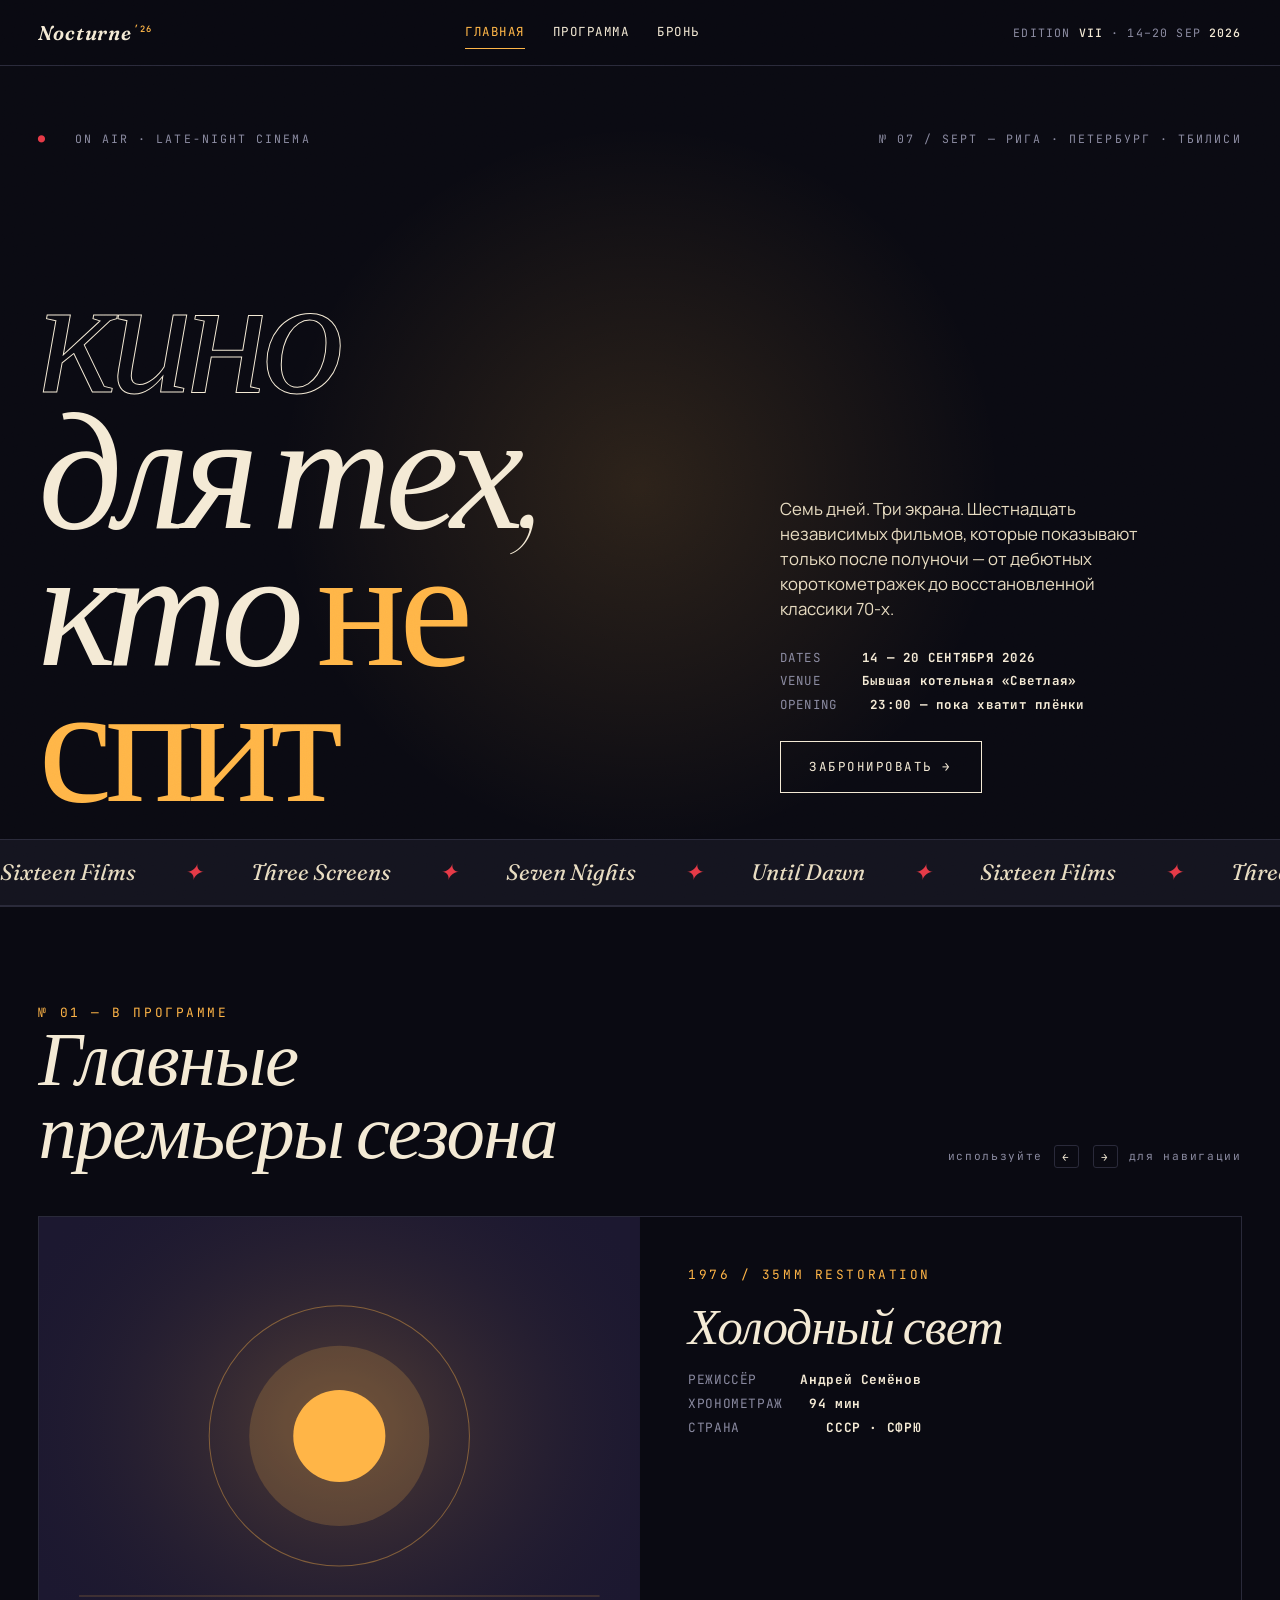
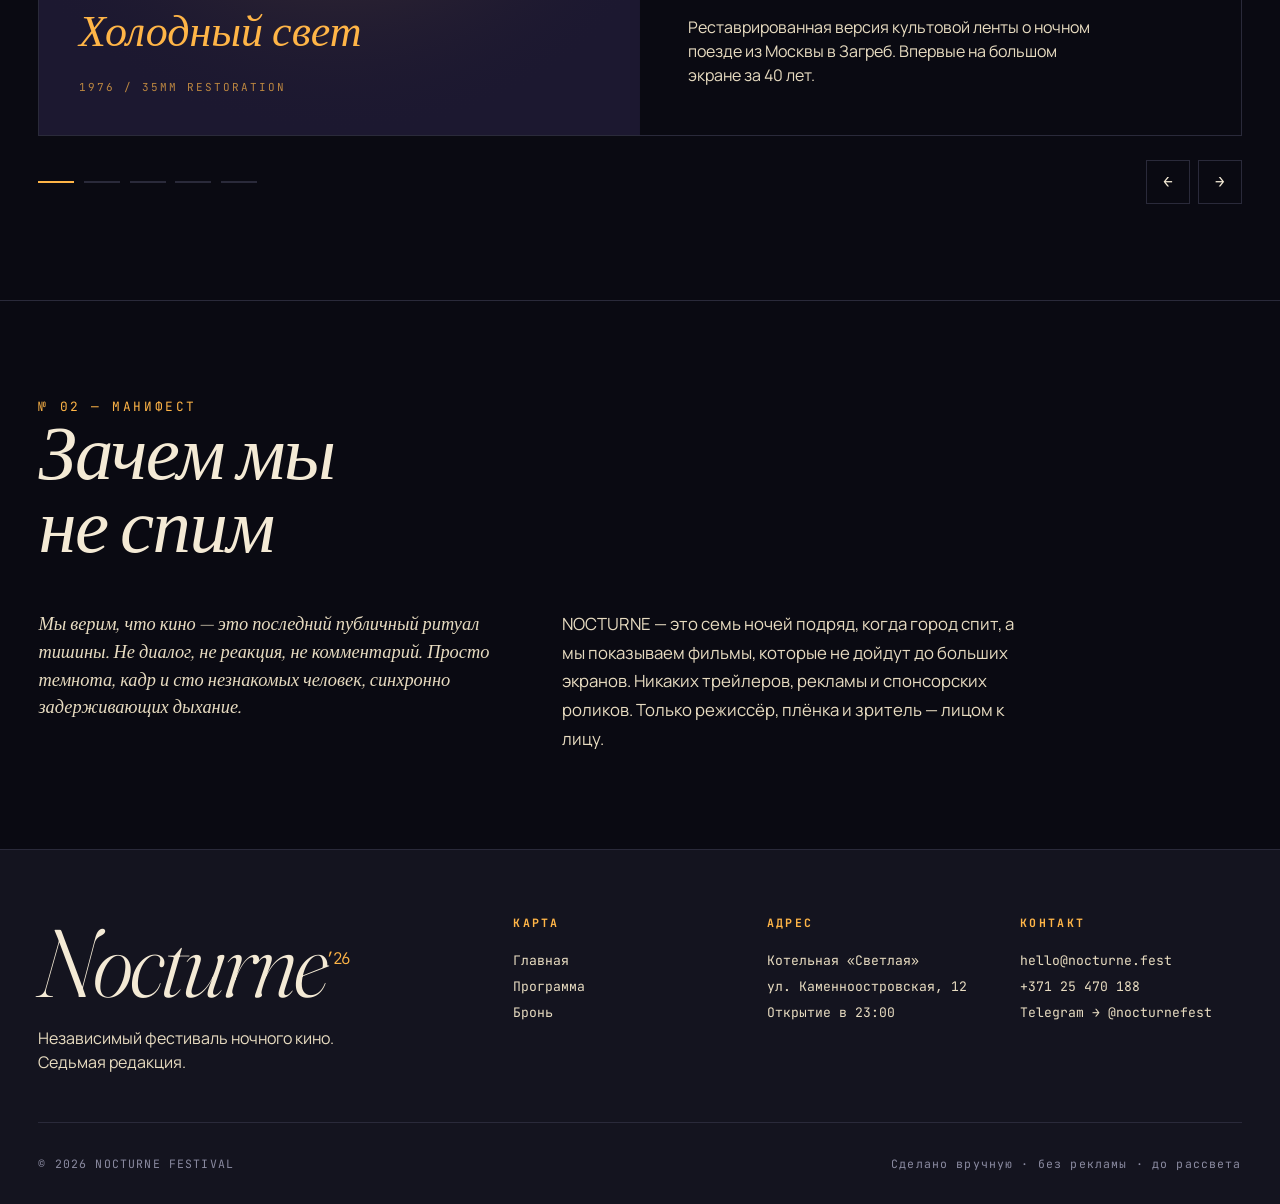
<file: index.html>
<!doctype html>
<html lang="ru">
<head>
<meta charset="utf-8">
<meta name="viewport" content="width=device-width, initial-scale=1">
<title>NOCTURNE — Independent Late-Night Film Festival</title>
<meta name="description" content="NOCTURNE — фестиваль независимого ночного кино. Семь дней, три экрана, шестнадцать фильмов под звёздами.">
<link rel="preconnect" href="https://fonts.googleapis.com">
<link rel="preconnect" href="https://fonts.gstatic.com" crossorigin>
<link href="https://fonts.googleapis.com/css2?family=Fraunces:ital,opsz,wght@0,9..144,200..700;1,9..144,200..700&family=JetBrains+Mono:wght@300;400;500&family=Manrope:wght@300;400;500;600&display=swap" rel="stylesheet">
<link rel="stylesheet" href="css/style.css">
</head>
<body>

<nav class="nav">
  <a href="index.html" class="brand">Nocturne<sup>’26</sup></a>
  <div class="nav-links">
    <a href="index.html" class="is-active">Главная</a>
    <a href="program.html">Программа</a>
    <a href="reservations.html">Бронь</a>
  </div>
  <div class="nav-meta">EDITION <b>VII</b> · 14–20 SEP <b>2026</b></div>
</nav>

<header class="hero" id="hero">
  <div class="hero-tag">
    <span class="label"><span class="dot">●</span> &nbsp; ON AIR · LATE-NIGHT CINEMA</span>
    <span class="label">№ 07 / SEPT — РИГА · ПЕТЕРБУРГ · ТБИЛИСИ</span>
  </div>

  <div class="hero-grid">
    <div>
      <h1 class="reveal">
        <span class="out">кино</span><br>
        для тех,<br>
        кто <span class="alt">не спит</span>
      </h1>
    </div>
    <aside class="hero-side reveal">
      <p>Семь дней. Три экрана. Шестнадцать независимых фильмов, которые показывают только после полуночи — от дебютных короткометражек до восстановленной классики 70-х.</p>
      <div class="meta">
        DATES &nbsp;&nbsp;&nbsp; <b>14 — 20 СЕНТЯБРЯ 2026</b><br>
        VENUE &nbsp;&nbsp;&nbsp; <b>Бывшая котельная «Светлая»</b><br>
        OPENING &nbsp;&nbsp; <b>23:00 — пока хватит плёнки</b>
      </div>
      <a href="reservations.html" class="btn"><span>Забронировать → </span></a>
    </aside>
  </div>

  <div class="hero-marquee" aria-hidden="true">
    <div class="hero-marquee-track">
      <span>Sixteen Films</span><span>Three Screens</span><span>Seven Nights</span><span>Until Dawn</span>
      <span>Sixteen Films</span><span>Three Screens</span><span>Seven Nights</span><span>Until Dawn</span>
    </div>
  </div>
</header>

<section class="section">
  <div class="section-head">
    <div>
      <div class="num">№ 01 — В ПРОГРАММЕ</div>
      <h2>Главные<br>премьеры сезона</h2>
    </div>
    <div class="kbd-hint">используйте <kbd>←</kbd> <kbd>→</kbd> для навигации</div>
  </div>

  <div class="carousel" id="carousel">
    <div class="carousel-stage" id="carouselStage">
    </div>
    <div class="carousel-controls">
      <div class="carousel-dots" id="carouselDots"></div>
      <div class="carousel-arrows">
        <button data-dir="prev" aria-label="Предыдущий">←</button>
        <button data-dir="next" aria-label="Следующий">→</button>
      </div>
    </div>
  </div>
</section>

<section class="section">
  <div class="section-head">
    <div>
      <div class="num">№ 02 — МАНИФЕСТ</div>
      <h2>Зачем мы<br>не спим</h2>
    </div>
  </div>
  <div style="display:grid;grid-template-columns:1fr 1fr;gap:3rem;max-width:1000px">
    <p class="reveal" style="font-size:1.15rem;color:var(--bone-soft);font-family:var(--serif);font-style:italic;font-weight:300;line-height:1.5">
      Мы верим, что кино — это последний публичный ритуал тишины. Не диалог, не реакция, не комментарий. Просто темнота, кадр и сто незнакомых человек, синхронно задерживающих дыхание.
    </p>
    <p class="reveal" style="font-size:1.05rem;color:var(--bone-soft);line-height:1.7">
      NOCTURNE — это семь ночей подряд, когда город спит, а мы показываем фильмы, которые не дойдут до больших экранов. Никаких трейлеров, рекламы и спонсорских роликов. Только режиссёр, плёнка и зритель — лицом к лицу.
    </p>
  </div>
</section>

<footer class="footer">
  <div class="footer-grid">
    <div>
      <div class="big-mark"><em>Nocturne</em><sup style="font-family:var(--mono);font-style:normal;font-size:1rem;color:var(--amber);vertical-align:super">’26</sup></div>
      <p style="color:var(--bone-soft);max-width:36ch">Независимый фестиваль ночного кино. Седьмая редакция.</p>
    </div>
    <div>
      <h4>Карта</h4>
      <ul>
        <li><a href="index.html">Главная</a></li>
        <li><a href="program.html">Программа</a></li>
        <li><a href="reservations.html">Бронь</a></li>
      </ul>
    </div>
    <div>
      <h4>Адрес</h4>
      <ul><li>Котельная «Светлая»</li><li>ул. Каменноостровская, 12</li><li>Открытие в 23:00</li></ul>
    </div>
    <div>
      <h4>Контакт</h4>
      <ul><li>hello@nocturne.fest</li><li>+371 25 470 188</li><li>Telegram → @nocturnefest</li></ul>
    </div>
  </div>
  <div class="bottom">
    <span>© 2026 NOCTURNE FESTIVAL</span>
    <span>Сделано вручную · без рекламы · до рассвета</span>
  </div>
</footer>

<script src="js/main.js"></script>
<script src="js/carousel.js"></script>
</body>
</html>
</file>
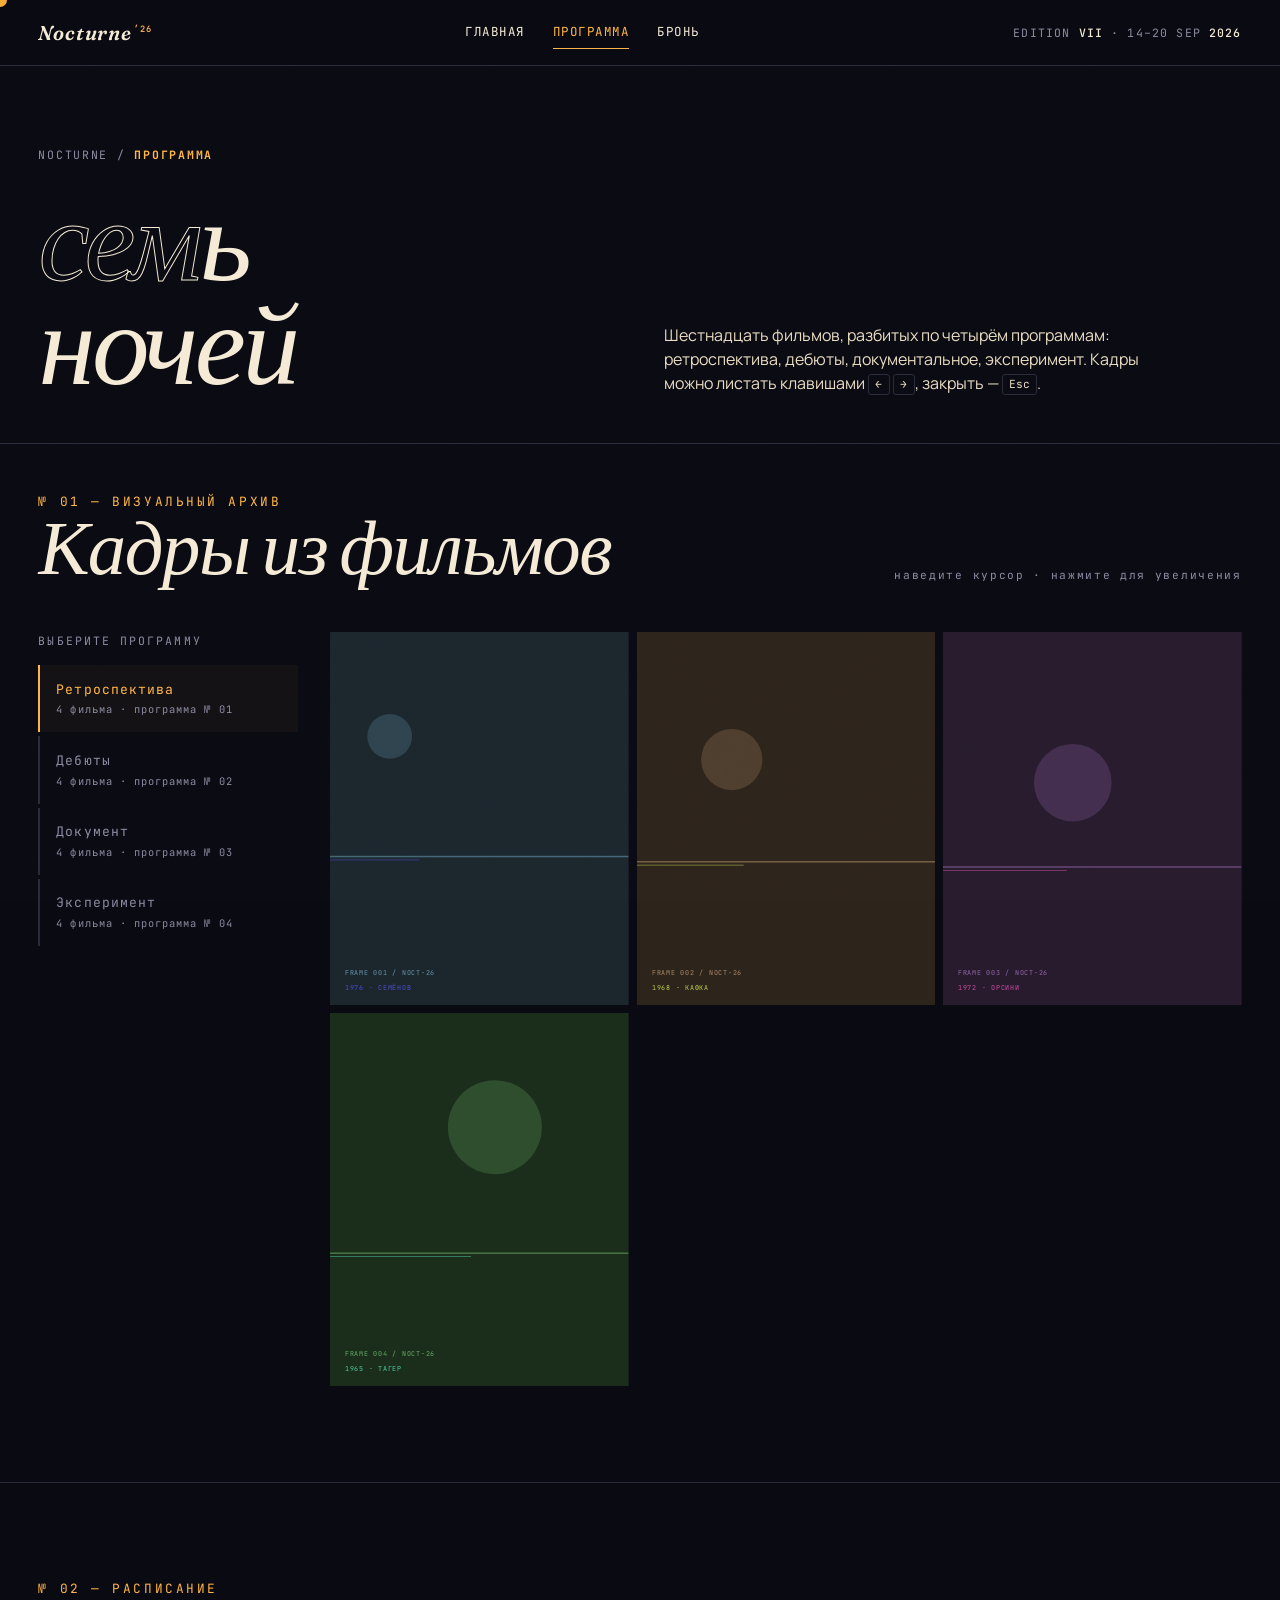
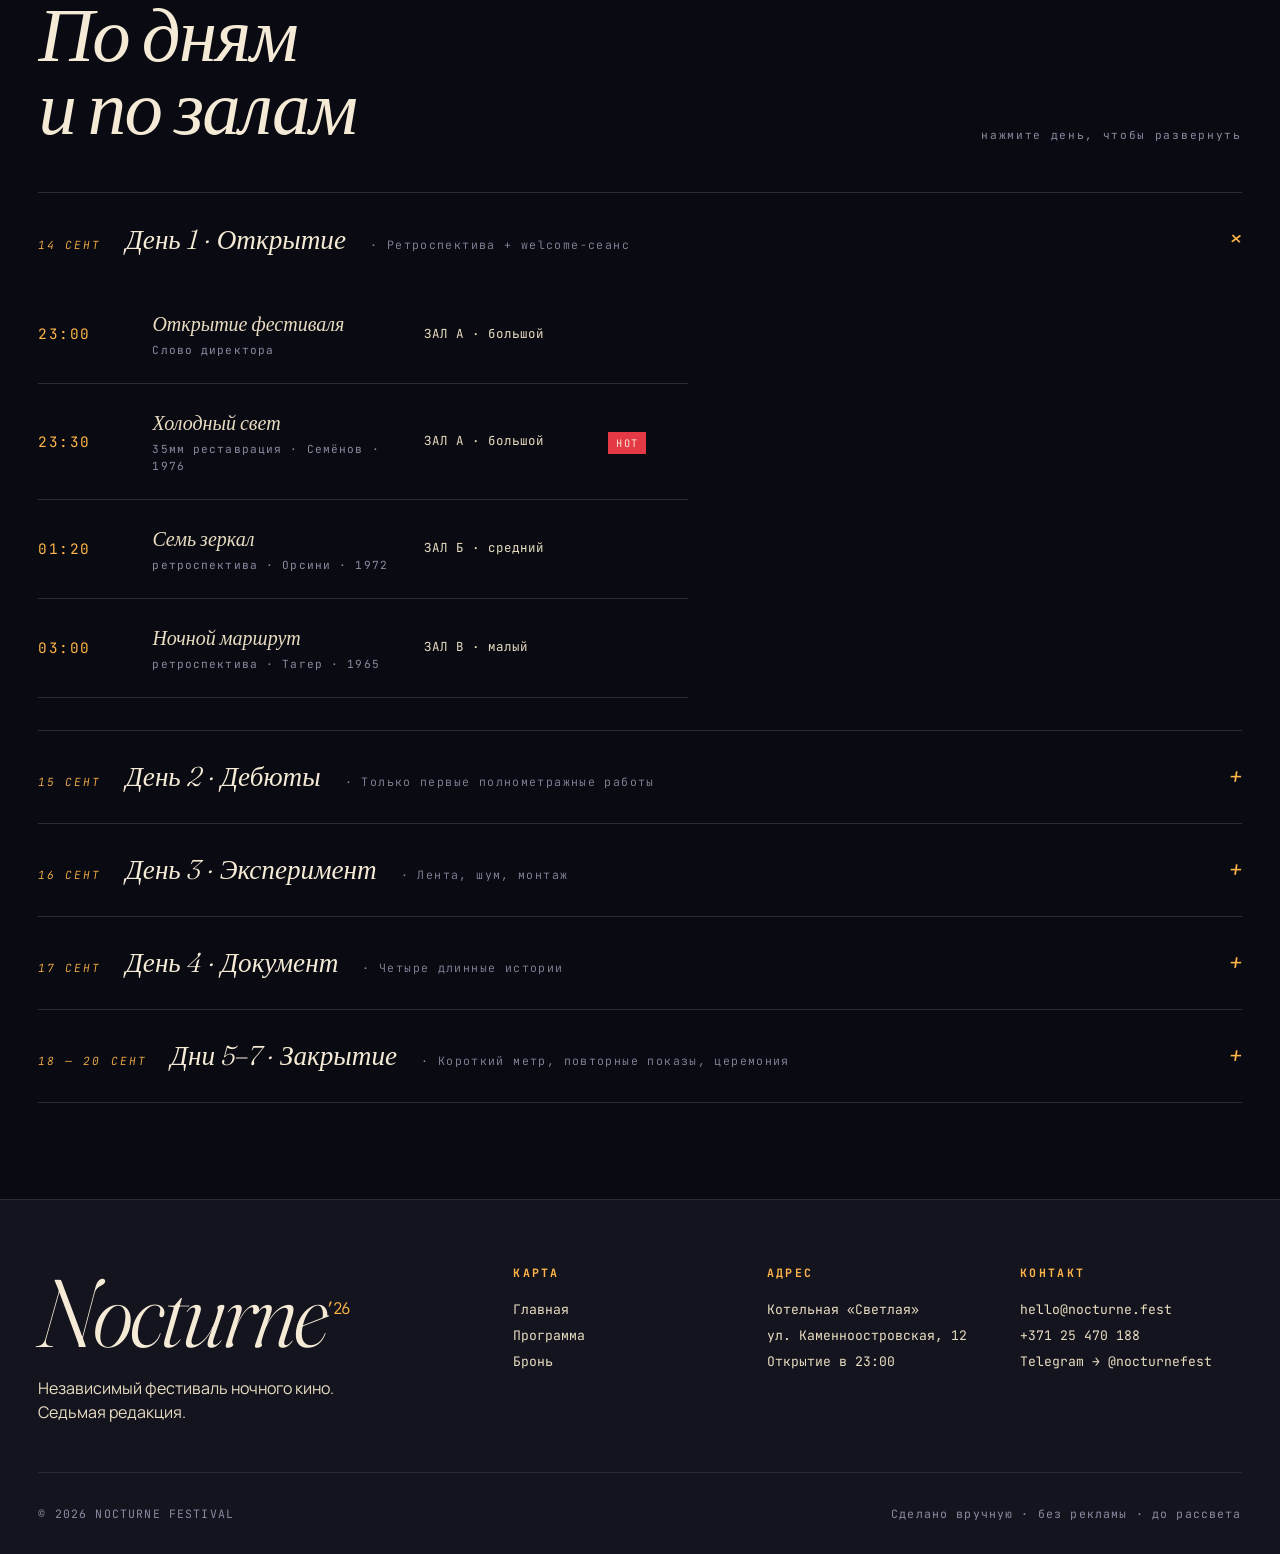
<file: program.html>
<!doctype html>
<html lang="ru">
<head>
<meta charset="utf-8">
<meta name="viewport" content="width=device-width, initial-scale=1">
<title>Программа · NOCTURNE 2026</title>
<meta name="description" content="Программа фестиваля NOCTURNE — кадры из фильмов, расписание показов по дням и залам.">
<link rel="preconnect" href="https://fonts.googleapis.com">
<link rel="preconnect" href="https://fonts.gstatic.com" crossorigin>
<link href="https://fonts.googleapis.com/css2?family=Fraunces:ital,opsz,wght@0,9..144,200..700;1,9..144,200..700&family=JetBrains+Mono:wght@300;400;500&family=Manrope:wght@300;400;500;600&display=swap" rel="stylesheet">
<link rel="stylesheet" href="css/style.css">
</head>
<body>

<div class="cursor-dot" id="cursorDot"></div>

<nav class="nav">
  <a href="index.html" class="brand">Nocturne<sup>’26</sup></a>
  <div class="nav-links">
    <a href="index.html">Главная</a>
    <a href="program.html" class="is-active">Программа</a>
    <a href="reservations.html">Бронь</a>
  </div>
  <div class="nav-meta">EDITION <b>VII</b> · 14–20 SEP <b>2026</b></div>
</nav>

<header class="page-intro">
  <div>
    <div class="breadcrumb">NOCTURNE / <b>ПРОГРАММА</b></div>
    <h1 class="reveal"><span class="out">сем</span>ь<br>ночей</h1>
  </div>
  <div class="reveal">
    <p>Шестнадцать фильмов, разбитых по четырём программам: ретроспектива, дебюты, документальное, эксперимент. Кадры можно листать клавишами <kbd style="font-family:var(--mono);padding:.15rem .4rem;border:1px solid var(--ink-line);border-radius:3px;font-size:.7rem">←</kbd> <kbd style="font-family:var(--mono);padding:.15rem .4rem;border:1px solid var(--ink-line);border-radius:3px;font-size:.7rem">→</kbd>, закрыть — <kbd style="font-family:var(--mono);padding:.15rem .4rem;border:1px solid var(--ink-line);border-radius:3px;font-size:.7rem">Esc</kbd>.</p>
  </div>
</header>

<section class="section" style="padding-top:3rem">
  <div class="section-head">
    <div>
      <div class="num">№ 01 — ВИЗУАЛЬНЫЙ АРХИВ</div>
      <h2>Кадры из фильмов</h2>
    </div>
    <div class="kbd-hint">наведите курсор · нажмите для увеличения</div>
  </div>

  <div class="gallery-layout">
    <div class="picker" id="picker">
      <div class="picker-title">Выберите программу</div>
    </div>
    <div class="gallery-grid" id="galleryGrid">
    </div>
  </div>
</section>

<div class="lightbox" id="lightbox" role="dialog" aria-modal="true" aria-hidden="true">
  <button class="lightbox-close" id="lightboxClose">[ ESC ] закрыть</button>
  <button class="lightbox-nav prev" id="lightboxPrev" aria-label="Предыдущий">←</button>
  <button class="lightbox-nav next" id="lightboxNext" aria-label="Следующий">→</button>
  <div class="lightbox-media" id="lightboxMedia"></div>
  <div class="lightbox-caption" id="lightboxCaption"></div>
</div>

<section class="section">
  <div class="section-head">
    <div>
      <div class="num">№ 02 — РАСПИСАНИЕ</div>
      <h2>По дням<br>и по залам</h2>
    </div>
    <div class="kbd-hint">нажмите день, чтобы развернуть</div>
  </div>

  <div class="accordion" id="accordion">
  </div>
</section>

<footer class="footer">
  <div class="footer-grid">
    <div>
      <div class="big-mark"><em>Nocturne</em><sup style="font-family:var(--mono);font-style:normal;font-size:1rem;color:var(--amber);vertical-align:super">’26</sup></div>
      <p style="color:var(--bone-soft);max-width:36ch">Независимый фестиваль ночного кино. Седьмая редакция.</p>
    </div>
    <div><h4>Карта</h4><ul><li><a href="index.html">Главная</a></li><li><a href="program.html">Программа</a></li><li><a href="reservations.html">Бронь</a></li></ul></div>
    <div><h4>Адрес</h4><ul><li>Котельная «Светлая»</li><li>ул. Каменноостровская, 12</li><li>Открытие в 23:00</li></ul></div>
    <div><h4>Контакт</h4><ul><li>hello@nocturne.fest</li><li>+371 25 470 188</li><li>Telegram → @nocturnefest</li></ul></div>
  </div>
  <div class="bottom">
    <span>© 2026 NOCTURNE FESTIVAL</span>
    <span>Сделано вручную · без рекламы · до рассвета</span>
  </div>
</footer>

<script src="js/main.js"></script>
<script src="js/gallery.js"></script>
<script src="js/accordion.js"></script>
</body>
</html>
</file>
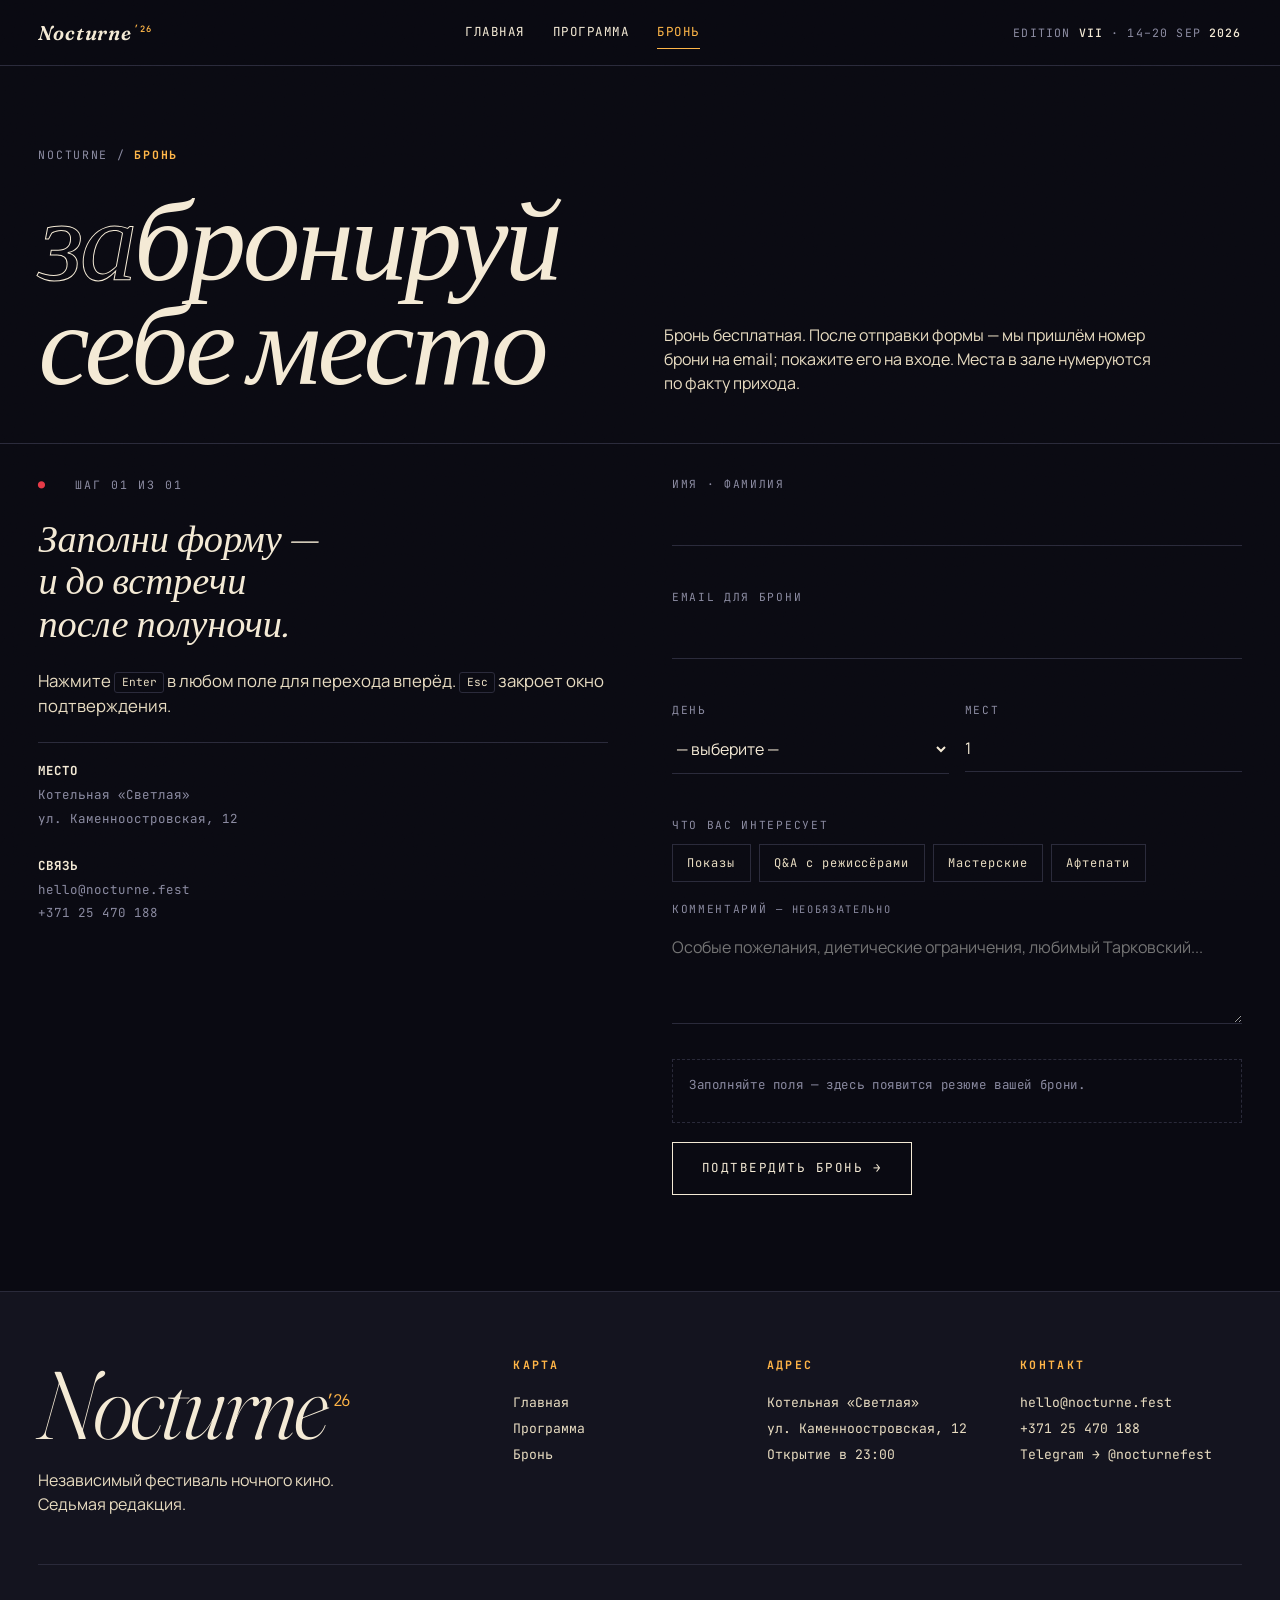
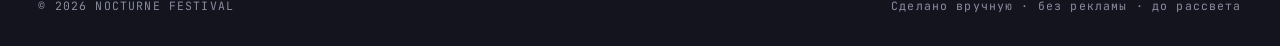
<file: reservations.html>
<!doctype html>
<html lang="ru">
<head>
<meta charset="utf-8">
<meta name="viewport" content="width=device-width, initial-scale=1">
<title>Бронь · NOCTURNE 2026</title>
<meta name="description" content="Забронируйте места на показы фестиваля NOCTURNE.">
<link rel="preconnect" href="https://fonts.googleapis.com">
<link rel="preconnect" href="https://fonts.gstatic.com" crossorigin>
<link href="https://fonts.googleapis.com/css2?family=Fraunces:ital,opsz,wght@0,9..144,200..700;1,9..144,200..700&family=JetBrains+Mono:wght@300;400;500&family=Manrope:wght@300;400;500;600&display=swap" rel="stylesheet">
<link rel="stylesheet" href="css/style.css">
</head>
<body>

<nav class="nav">
  <a href="index.html" class="brand">Nocturne<sup>’26</sup></a>
  <div class="nav-links">
    <a href="index.html">Главная</a>
    <a href="program.html">Программа</a>
    <a href="reservations.html" class="is-active">Бронь</a>
  </div>
  <div class="nav-meta">EDITION <b>VII</b> · 14–20 SEP <b>2026</b></div>
</nav>

<header class="page-intro">
  <div>
    <div class="breadcrumb">NOCTURNE / <b>БРОНЬ</b></div>
    <h1 class="reveal"><span class="out">за</span>бронируй<br>себе <em>место</em></h1>
  </div>
  <div class="reveal">
    <p>Бронь бесплатная. После отправки формы — мы пришлём номер брони на email; покажите его на входе. Места в зале нумеруются по факту прихода.</p>
  </div>
</header>

<section class="section" style="padding-top:2rem">
  <div class="form-layout">

    <aside class="form-aside reveal">
      <div class="label"><span class="dot">●</span> &nbsp; ШАГ 01 ИЗ 01</div>
      <div class="big">Заполни форму —<br>и до встречи<br>после полуночи.</div>
      <p>Нажмите <kbd style="font-family:var(--mono);padding:.15rem .4rem;border:1px solid var(--ink-line);border-radius:3px;font-size:.7rem">Enter</kbd> в любом поле для перехода вперёд. <kbd style="font-family:var(--mono);padding:.15rem .4rem;border:1px solid var(--ink-line);border-radius:3px;font-size:.7rem">Esc</kbd> закроет окно подтверждения.</p>

      <div class="meta-block">
        <b>МЕСТО</b>
        Котельная «Светлая»<br>
        ул. Каменноостровская, 12<br><br>
        <b>СВЯЗЬ</b>
        hello@nocturne.fest<br>
        +371 25 470 188
      </div>
    </aside>

    <form class="form" id="bookForm" novalidate>
      <div class="field" data-validate="name">
        <label for="f-name">Имя · фамилия</label>
        <input id="f-name" name="name" type="text" required minlength="2" autocomplete="name">
        <span class="err">Пожалуйста, укажите имя (минимум 2 символа).</span>
      </div>

      <div class="field" data-validate="email">
        <label for="f-email">Email для брони</label>
        <input id="f-email" name="email" type="email" required autocomplete="email">
        <span class="err">Похоже, в адресе ошибка.</span>
      </div>

      <div class="field-row">
        <div class="field" data-validate="day">
          <label for="f-day">День</label>
          <select id="f-day" name="day" required>
            <option value="">— выберите —</option>
            <option value="14">14 сентября · Открытие</option>
            <option value="15">15 сентября · Дебюты</option>
            <option value="16">16 сентября · Эксперимент</option>
            <option value="17">17 сентября · Документ</option>
            <option value="18">18 сентября · Ретроспектива</option>
            <option value="19">19 сентября · Короткий метр</option>
            <option value="20">20 сентября · Закрытие</option>
          </select>
          <span class="err">Выберите день.</span>
        </div>
        <div class="field" data-validate="seats">
          <label for="f-seats">Мест</label>
          <input id="f-seats" name="seats" type="number" min="1" max="4" value="1" required>
          <span class="err">От 1 до 4 мест.</span>
        </div>
      </div>

      <div class="field">
        <label>Что вас интересует</label>
        <div class="checkbox-group" id="interestGroup">
          <label><input type="checkbox" name="interest" value="screenings"><span>Показы</span></label>
          <label><input type="checkbox" name="interest" value="talks"><span>Q&A с режиссёрами</span></label>
          <label><input type="checkbox" name="interest" value="workshops"><span>Мастерские</span></label>
          <label><input type="checkbox" name="interest" value="party"><span>Афтепати</span></label>
        </div>
      </div>

      <div class="field">
        <label for="f-note">Комментарий <span style="color:var(--muted);font-size:.65rem">— необязательно</span></label>
        <textarea id="f-note" name="note" rows="3" maxlength="240" placeholder="Особые пожелания, диетические ограничения, любимый Тарковский..."></textarea>
      </div>

      <div class="live-summary" id="liveSummary" aria-live="polite">
        Заполняйте поля — здесь появится резюме вашей брони.
      </div>

      <button type="submit" class="btn" id="submitBtn">
        <span>Подтвердить бронь →</span>
      </button>
    </form>
  </div>
</section>

<div class="popup" id="popup" role="dialog" aria-modal="true" aria-hidden="true">
  <div class="popup-card">
    <button class="popup-close" id="popupClose" aria-label="Закрыть">[ ESC ]</button>
    <div class="tick">✓</div>
    <h3>Бронь принята</h3>
    <p>Подтверждение отправлено на ваш email. Покажите номер брони на входе — место займёте сами по факту прихода.</p>
    <div class="ticket" id="ticketInfo">
    </div>
  </div>
</div>

<footer class="footer">
  <div class="footer-grid">
    <div>
      <div class="big-mark"><em>Nocturne</em><sup style="font-family:var(--mono);font-style:normal;font-size:1rem;color:var(--amber);vertical-align:super">’26</sup></div>
      <p style="color:var(--bone-soft);max-width:36ch">Независимый фестиваль ночного кино. Седьмая редакция.</p>
    </div>
    <div><h4>Карта</h4><ul><li><a href="index.html">Главная</a></li><li><a href="program.html">Программа</a></li><li><a href="reservations.html">Бронь</a></li></ul></div>
    <div><h4>Адрес</h4><ul><li>Котельная «Светлая»</li><li>ул. Каменноостровская, 12</li><li>Открытие в 23:00</li></ul></div>
    <div><h4>Контакт</h4><ul><li>hello@nocturne.fest</li><li>+371 25 470 188</li><li>Telegram → @nocturnefest</li></ul></div>
  </div>
  <div class="bottom">
    <span>© 2026 NOCTURNE FESTIVAL</span>
    <span>Сделано вручную · без рекламы · до рассвета</span>
  </div>
</footer>

<script src="js/main.js"></script>
<script src="js/form.js"></script>
</body>
</html>
</file>
<file: css/style.css>
:root {
  --ink:        #0a0a12;
  --ink-soft:   #14141f;
  --ink-line:   #2a2a3a;
  --bone:       #f4ead5;
  --bone-soft:  #e8dcc1;
  --paper:      #1a1a26;
  --amber:      #ffb547;
  --scarlet:    #e63946;
  --muted:      #8a8aa0;

  --serif:  'Fraunces', 'Times New Roman', serif;
  --sans:   'Manrope', system-ui, sans-serif;
  --mono:   'JetBrains Mono', ui-monospace, monospace;

  --r:   2px;
  --pad: clamp(1.25rem, 3vw, 2.5rem);
}

* { box-sizing: border-box; margin: 0; padding: 0; }

html { scroll-behavior: smooth; }

body {
  background: var(--ink);
  color: var(--bone);
  font-family: var(--sans);
  font-size: 16px;
  line-height: 1.5;
  font-weight: 400;
  min-height: 100vh;
  overflow-x: hidden;
  position: relative;
}

body::before {
  content: "";
  position: fixed; inset: 0;
  pointer-events: none;
  z-index: 9999;
  opacity: .08;
  mix-blend-mode: overlay;
  background-image: url("data:image/svg+xml;utf8,<svg xmlns='http://www.w3.org/2000/svg' width='200' height='200'><filter id='n'><feTurbulence type='fractalNoise' baseFrequency='0.9' numOctaves='2'/></filter><rect width='100%25' height='100%25' filter='url(%23n)'/></svg>");
}

img { max-width: 100%; display: block; }
a   { color: inherit; text-decoration: none; }
button { font: inherit; color: inherit; background: none; border: none; cursor: pointer; }

::selection { background: var(--amber); color: var(--ink); }


.wrap        { padding: 0 var(--pad); }
.maxw        { max-width: 1440px; margin: 0 auto; }
.cluster     { display: flex; flex-wrap: wrap; gap: 1rem; align-items: center; }
.stack > * + * { margin-top: 1rem; }

.label {
  font-family: var(--mono);
  font-size: .72rem;
  letter-spacing: .18em;
  text-transform: uppercase;
  color: var(--muted);
}
.label .dot { color: var(--scarlet); }


.nav {
  position: sticky; top: 0; z-index: 50;
  display: flex; align-items: center; justify-content: space-between;
  padding: 1.1rem var(--pad);
  border-bottom: 1px solid var(--ink-line);
  background: rgba(10, 10, 18, .85);
  backdrop-filter: blur(12px);
}
.brand {
  font-family: var(--serif);
  font-weight: 600;
  font-size: 1.25rem;
  letter-spacing: .04em;
  font-style: italic;
}
.brand sup { font-size: .55rem; vertical-align: super; margin-left: .15rem; font-family: var(--mono); font-style: normal; color: var(--amber); }

.nav-links { display: flex; gap: 1.75rem; }
.nav-links a {
  font-family: var(--mono);
  font-size: .78rem;
  letter-spacing: .12em;
  text-transform: uppercase;
  position: relative;
  padding: .3rem 0;
  transition: color .25s;
}
.nav-links a::after {
  content: "";
  position: absolute; left: 0; bottom: -2px;
  width: 0; height: 1px; background: var(--amber);
  transition: width .35s ease;
}
.nav-links a:hover::after,
.nav-links a.is-active::after { width: 100%; }
.nav-links a.is-active { color: var(--amber); }

.nav-meta { font-family: var(--mono); font-size: .72rem; color: var(--muted); letter-spacing: .1em; }
.nav-meta b { color: var(--bone); font-weight: 500; }


.hero {
  position: relative;
  min-height: calc(100vh - 60px);
  padding: 4rem var(--pad) 3rem;
  overflow: hidden;
  isolation: isolate;
}

.hero::before {
  content: "";
  position: absolute; inset: 0;
  background: radial-gradient(
    600px circle at var(--mx, 50%) var(--my, 50%),
    rgba(255, 181, 71, .14),
    transparent 60%
  );
  pointer-events: none;
  z-index: -1;
  transition: background .15s linear;
}
.hero-grid {
  display: grid;
  grid-template-columns: 1.2fr .8fr;
  gap: 3rem;
  align-items: end;
  min-height: 70vh;
}
@media (max-width: 820px) { .hero-grid { grid-template-columns: 1fr; gap: 2rem; } }

.hero-tag { display: flex; justify-content: space-between; margin-bottom: 2rem; }
.hero h1 {
  font-family: var(--serif);
  font-weight: 300;
  font-style: italic;
  font-size: clamp(3.5rem, 13vw, 13rem);
  line-height: .82;
  letter-spacing: -.04em;
  color: var(--bone);
}
.hero h1 .alt {
  font-style: normal;
  font-weight: 200;
  color: var(--amber);
}
.hero h1 .out {
  -webkit-text-stroke: 1px var(--bone);
  color: transparent;
}
.hero-side {
  display: flex; flex-direction: column; gap: 1.5rem;
  padding-bottom: 1rem;
}
.hero-side p { font-size: 1.05rem; max-width: 38ch; color: var(--bone-soft); }
.hero-side .meta { font-family: var(--mono); font-size: .78rem; color: var(--muted); letter-spacing: .1em; line-height: 1.9; }
.hero-side .meta b { color: var(--bone); }

.hero-marquee {
  position: absolute; left: 0; bottom: 0; width: 100%;
  border-top: 1px solid var(--ink-line);
  border-bottom: 1px solid var(--ink-line);
  background: var(--ink-soft);
  overflow: hidden;
}
.hero-marquee-track {
  display: flex; gap: 3rem;
  padding: 1rem 0;
  white-space: nowrap;
  animation: scroll 35s linear infinite;
  font-family: var(--serif);
  font-style: italic;
  font-size: 1.4rem;
  color: var(--bone-soft);
}
.hero-marquee-track span::after { content: "✦"; color: var(--scarlet); margin-left: 3rem; }
@keyframes scroll { to { transform: translateX(-50%); } }


.reveal { opacity: 0; transform: translateY(20px); transition: opacity .9s ease, transform .9s cubic-bezier(.2,.7,.2,1); }
.reveal.is-in { opacity: 1; transform: none; }


.section {
  padding: 6rem var(--pad);
  border-top: 1px solid var(--ink-line);
}
.section-head {
  display: grid; grid-template-columns: 1fr auto;
  gap: 2rem; align-items: end;
  margin-bottom: 3rem;
}
.section-head h2 {
  font-family: var(--serif);
  font-style: italic;
  font-weight: 300;
  font-size: clamp(2.4rem, 6vw, 5rem);
  line-height: .95;
  letter-spacing: -.02em;
}
.section-head .num {
  font-family: var(--mono);
  font-size: .8rem;
  color: var(--amber);
  letter-spacing: .2em;
}


.carousel { position: relative; }
.carousel-stage {
  position: relative;
  height: 520px;
  overflow: hidden;
  border: 1px solid var(--ink-line);
  background: var(--ink-soft);
}
.slide {
  position: absolute; inset: 0;
  display: grid;
  grid-template-columns: 1fr 1fr;
  opacity: 0;
  transition: opacity .8s ease;
  pointer-events: none;
}
.slide.is-active { opacity: 1; pointer-events: auto; }
.slide-media {
  position: relative;
  display: flex; align-items: center; justify-content: center;
  overflow: hidden;
}
.slide-media svg { width: 100%; height: 100%; }
.slide-body {
  padding: 3rem;
  display: flex; flex-direction: column; justify-content: space-between;
  background: var(--ink);
}
.slide-body .year { font-family: var(--mono); font-size: .8rem; color: var(--amber); letter-spacing: .2em; }
.slide-body h3 {
  font-family: var(--serif);
  font-style: italic;
  font-weight: 300;
  font-size: clamp(2rem, 4vw, 3.2rem);
  line-height: 1;
  letter-spacing: -.02em;
  margin: 1rem 0;
}
.slide-body .credits { font-family: var(--mono); font-size: .8rem; color: var(--muted); line-height: 1.9; letter-spacing: .05em; }
.slide-body .credits b { color: var(--bone); }
.slide-body p { color: var(--bone-soft); margin-top: 1.25rem; max-width: 42ch; }

@media (max-width: 820px) {
  .carousel-stage { height: auto; }
  .slide { position: relative; grid-template-columns: 1fr; }
  .slide:not(.is-active) { display: none; }
  .slide-media { height: 260px; }
  .slide-body { padding: 1.5rem; }
}

.carousel-controls {
  display: flex; justify-content: space-between; align-items: center;
  margin-top: 1.5rem;
}
.carousel-dots { display: flex; gap: .6rem; }
.carousel-dots button {
  width: 36px; height: 2px; background: var(--ink-line);
  transition: background .3s;
}
.carousel-dots button.is-active { background: var(--amber); }
.carousel-arrows { display: flex; gap: .5rem; }
.carousel-arrows button {
  width: 44px; height: 44px;
  border: 1px solid var(--ink-line);
  font-family: var(--mono);
  transition: border-color .25s, background .25s, color .25s;
}
.carousel-arrows button:hover { border-color: var(--amber); color: var(--amber); }
.kbd-hint { font-family: var(--mono); font-size: .7rem; color: var(--muted); letter-spacing: .15em; }
.kbd-hint kbd {
  display: inline-block;
  padding: .15rem .45rem;
  border: 1px solid var(--ink-line);
  border-radius: 3px;
  font-family: var(--mono);
  font-size: .68rem;
  color: var(--bone);
  margin: 0 .15rem;
}

.gallery-layout { display: grid; grid-template-columns: 260px 1fr; gap: 2rem; }
@media (max-width: 820px) { .gallery-layout { grid-template-columns: 1fr; } }

.picker { display: flex; flex-direction: column; gap: .25rem; }
.picker-title { font-family: var(--mono); font-size: .72rem; color: var(--muted); letter-spacing: .18em; text-transform: uppercase; margin-bottom: .75rem; }
.picker button {
  text-align: left;
  padding: .9rem 1rem;
  border-left: 2px solid var(--ink-line);
  font-family: var(--mono);
  font-size: .82rem;
  letter-spacing: .08em;
  color: var(--muted);
  transition: all .25s;
}
.picker button:hover { color: var(--bone); border-color: var(--bone-soft); }
.picker button.is-active { color: var(--amber); border-color: var(--amber); background: rgba(255,181,71,.04); }
.picker button small { display: block; font-size: .65rem; color: var(--muted); margin-top: .2rem; }

.gallery-grid {
  display: grid;
  grid-template-columns: repeat(3, 1fr);
  gap: .5rem;
  min-height: 600px;
}
@media (max-width: 720px) { .gallery-grid { grid-template-columns: repeat(2, 1fr); } }

.gallery-item {
  position: relative;
  aspect-ratio: 4/5;
  overflow: hidden;
  cursor: zoom-in;
  background: var(--ink-soft);
  opacity: 0;
  transform: translateY(20px);
  transition: opacity .6s ease, transform .6s ease;
}
.gallery-item.is-in { opacity: 1; transform: none; }
.gallery-item svg { width: 100%; height: 100%; transition: transform 1.2s cubic-bezier(.2,.7,.2,1); }
.gallery-item:hover svg { transform: scale(1.06); }
.gallery-item .ov {
  position: absolute; inset: auto 0 0 0;
  padding: 1rem;
  background: linear-gradient(transparent, rgba(10,10,18,.9));
  transform: translateY(20%);
  opacity: 0;
  transition: opacity .3s, transform .3s;
}
.gallery-item:hover .ov { opacity: 1; transform: none; }
.gallery-item .ov b { font-family: var(--serif); font-style: italic; font-weight: 400; font-size: 1.05rem; display: block; }
.gallery-item .ov span { font-family: var(--mono); font-size: .68rem; color: var(--muted); letter-spacing: .1em; }

.lightbox {
  position: fixed; inset: 0;
  background: rgba(10,10,18,.96);
  display: none;
  align-items: center; justify-content: center;
  z-index: 200;
  padding: 4rem var(--pad);
  flex-direction: column;
  gap: 1.5rem;
}
.lightbox.is-open { display: flex; animation: fadeIn .35s ease; }
@keyframes fadeIn { from { opacity: 0; } to { opacity: 1; } }
.lightbox-media {
  max-width: min(900px, 90vw);
  max-height: 70vh;
  width: 100%;
  aspect-ratio: 4/5;
  position: relative;
}
.lightbox-media svg { width: 100%; height: 100%; }
.lightbox-caption {
  text-align: center;
  font-family: var(--serif);
  font-style: italic;
  font-size: 1.4rem;
  color: var(--bone);
}
.lightbox-caption small {
  display: block;
  font-family: var(--mono);
  font-style: normal;
  font-size: .72rem;
  color: var(--muted);
  letter-spacing: .15em;
  margin-top: .5rem;
}
.lightbox-close {
  position: absolute; top: 2rem; right: 2rem;
  font-family: var(--mono); font-size: .8rem;
  letter-spacing: .15em;
  padding: .5rem 1rem;
  border: 1px solid var(--ink-line);
  transition: all .25s;
}
.lightbox-close:hover { color: var(--scarlet); border-color: var(--scarlet); }
.lightbox-nav {
  position: absolute; top: 50%; transform: translateY(-50%);
  width: 56px; height: 56px;
  display: flex; align-items: center; justify-content: center;
  border: 1px solid var(--ink-line);
  font-family: var(--mono);
  transition: all .25s;
}
.lightbox-nav:hover { color: var(--amber); border-color: var(--amber); }
.lightbox-nav.prev { left: 2rem; }
.lightbox-nav.next { right: 2rem; }
@media (max-width: 720px) {
  .lightbox-nav.prev { left: .5rem; }
  .lightbox-nav.next { right: .5rem; }
}


.accordion { border-top: 1px solid var(--ink-line); }
.acc-item { border-bottom: 1px solid var(--ink-line); }
.acc-head {
  width: 100%;
  display: flex; justify-content: space-between; align-items: center;
  padding: 1.6rem 0;
  text-align: left;
  font-family: var(--serif);
  font-style: italic;
  font-weight: 300;
  font-size: clamp(1.2rem, 2.4vw, 1.7rem);
  color: var(--bone);
  transition: color .25s;
}
.acc-head:hover { color: var(--amber); }
.acc-head .plus {
  font-family: var(--mono);
  font-size: 1.4rem;
  color: var(--amber);
  transition: transform .35s ease;
  flex-shrink: 0;
  margin-left: 2rem;
}
.acc-item.is-open .plus { transform: rotate(45deg); }
.acc-body {
  max-height: 0;
  overflow: hidden;
  transition: max-height .55s cubic-bezier(.2,.7,.2,1);
}
.acc-body-inner {
  padding: 0 0 2rem;
  max-width: 65ch;
  color: var(--bone-soft);
  font-size: 1.02rem;
}
.acc-body-inner .label { margin-bottom: .5rem; }


.schedule { display: flex; flex-direction: column; }
.sched-row {
  display: grid;
  grid-template-columns: 90px 1fr 160px 80px;
  gap: 1.5rem;
  align-items: center;
  padding: 1.5rem 0;
  border-bottom: 1px solid var(--ink-line);
  transition: background .3s;
}
.sched-row:hover { background: linear-gradient(90deg, rgba(255,181,71,.04), transparent); }
@media (max-width: 720px) { .sched-row { grid-template-columns: 70px 1fr; row-gap: .35rem; } .sched-row > *:nth-child(3), .sched-row > *:nth-child(4) { grid-column: 2; } }
.sched-time { font-family: var(--mono); font-size: .9rem; color: var(--amber); letter-spacing: .1em; }
.sched-title { font-family: var(--serif); font-style: italic; font-weight: 400; font-size: 1.25rem; }
.sched-title small { display: block; font-family: var(--mono); font-style: normal; font-size: .7rem; color: var(--muted); letter-spacing: .1em; margin-top: .2rem; }
.sched-room { font-family: var(--mono); font-size: .78rem; color: var(--bone-soft); letter-spacing: .08em; }
.sched-tag {
  font-family: var(--mono);
  font-size: .65rem;
  color: var(--ink);
  background: var(--bone-soft);
  padding: .25rem .5rem;
  letter-spacing: .12em;
  text-align: center;
  width: fit-content;
}
.sched-tag.hot { background: var(--scarlet); color: var(--bone); }
.sched-tag.new { background: var(--amber); }


.form-layout { display: grid; grid-template-columns: 1fr 1fr; gap: 4rem; }
@media (max-width: 820px) { .form-layout { grid-template-columns: 1fr; gap: 2rem; } }

.form-aside { display: flex; flex-direction: column; gap: 1.5rem; }
.form-aside p { color: var(--bone-soft); font-size: 1.05rem; }
.form-aside .big {
  font-family: var(--serif);
  font-style: italic;
  font-weight: 300;
  font-size: clamp(1.6rem, 3vw, 2.6rem);
  line-height: 1.1;
  color: var(--bone);
}
.form-aside .meta-block {
  border-top: 1px solid var(--ink-line);
  padding-top: 1rem;
  font-family: var(--mono);
  font-size: .78rem;
  color: var(--muted);
  letter-spacing: .08em;
  line-height: 1.9;
}
.form-aside .meta-block b { color: var(--bone); display: block; }

.form { display: flex; flex-direction: column; gap: 1.2rem; }
.field { display: flex; flex-direction: column; gap: .4rem; }
.field label {
  font-family: var(--mono);
  font-size: .7rem;
  letter-spacing: .15em;
  text-transform: uppercase;
  color: var(--muted);
}
.field input,
.field select,
.field textarea {
  font-family: var(--sans);
  font-size: 1rem;
  background: transparent;
  border: none;
  border-bottom: 1px solid var(--ink-line);
  color: var(--bone);
  padding: .75rem 0;
  transition: border-color .25s;
  outline: none;
}
.field input:focus,
.field select:focus,
.field textarea:focus { border-color: var(--amber); }
.field.is-invalid input,
.field.is-invalid select,
.field.is-invalid textarea { border-color: var(--scarlet); }
.field.is-valid input,
.field.is-valid select,
.field.is-valid textarea { border-color: #6dbf78; }
.field textarea { resize: vertical; min-height: 100px; }
.field select option { background: var(--ink); color: var(--bone); }
.field .err {
  font-family: var(--mono);
  font-size: .72rem;
  color: var(--scarlet);
  letter-spacing: .05em;
  min-height: 1em;
  opacity: 0;
  transform: translateY(-3px);
  transition: opacity .25s, transform .25s;
}
.field.is-invalid .err { opacity: 1; transform: none; }

.field-row { display: grid; grid-template-columns: 1fr 1fr; gap: 1rem; }
@media (max-width: 600px) { .field-row { grid-template-columns: 1fr; } }

.checkbox-group { display: flex; flex-wrap: wrap; gap: .5rem; margin-top: .25rem; }
.checkbox-group label {
  display: inline-flex;
  align-items: center;
  gap: .5rem;
  padding: .55rem .9rem;
  border: 1px solid var(--ink-line);
  font-family: var(--mono);
  font-size: .75rem;
  letter-spacing: .08em;
  cursor: pointer;
  transition: all .25s;
  text-transform: none;
  color: var(--bone-soft);
}
.checkbox-group input { display: none; }
.checkbox-group label:hover { border-color: var(--bone-soft); }
.checkbox-group input:checked + span { color: var(--amber); }
.checkbox-group label:has(input:checked) { border-color: var(--amber); background: rgba(255,181,71,.05); }

.btn {
  align-self: flex-start;
  display: inline-flex; align-items: center; gap: .75rem;
  padding: 1rem 1.8rem;
  border: 1px solid var(--bone);
  font-family: var(--mono);
  font-size: .78rem;
  letter-spacing: .2em;
  text-transform: uppercase;
  transition: all .3s ease;
  position: relative;
  overflow: hidden;
}
.btn::before {
  content: "";
  position: absolute; inset: 0;
  background: var(--bone);
  transform: translateX(-100%);
  transition: transform .35s ease;
}
.btn span { position: relative; z-index: 1; transition: color .35s; }
.btn:hover::before { transform: none; }
.btn:hover span { color: var(--ink); }
.btn:disabled { opacity: .4; cursor: not-allowed; }

.live-summary {
  margin-top: 1rem;
  padding: 1rem;
  border: 1px dashed var(--ink-line);
  font-family: var(--mono);
  font-size: .78rem;
  color: var(--muted);
  letter-spacing: .05em;
  min-height: 4rem;
}
.live-summary b { color: var(--amber); }

.popup {
  position: fixed; inset: 0;
  display: none;
  align-items: center; justify-content: center;
  background: rgba(10,10,18,.85);
  backdrop-filter: blur(8px);
  z-index: 300;
  padding: 1rem;
}
.popup.is-open { display: flex; animation: fadeIn .3s ease; }
.popup-card {
  background: var(--ink-soft);
  border: 1px solid var(--amber);
  max-width: 480px;
  width: 100%;
  padding: 2.5rem;
  position: relative;
  animation: pop .4s cubic-bezier(.2,.7,.2,1);
}
@keyframes pop { from { transform: translateY(20px) scale(.96); opacity: 0; } to { transform: none; opacity: 1; } }
.popup-card .tick {
  width: 48px; height: 48px;
  border: 1px solid var(--amber);
  border-radius: 50%;
  display: flex; align-items: center; justify-content: center;
  color: var(--amber);
  font-size: 1.4rem;
  margin-bottom: 1rem;
}
.popup-card h3 {
  font-family: var(--serif);
  font-style: italic;
  font-weight: 300;
  font-size: 1.8rem;
  margin-bottom: .75rem;
}
.popup-card p { color: var(--bone-soft); margin-bottom: 1.5rem; }
.popup-card .ticket {
  border-top: 1px solid var(--ink-line);
  padding-top: 1rem;
  margin-top: 1rem;
  font-family: var(--mono);
  font-size: .8rem;
  color: var(--muted);
  letter-spacing: .08em;
  line-height: 1.9;
}
.popup-card .ticket b { color: var(--bone); }
.popup-close {
  position: absolute; top: 1rem; right: 1rem;
  font-family: var(--mono); font-size: .9rem;
  color: var(--muted);
  transition: color .25s;
}
.popup-close:hover { color: var(--scarlet); }


.footer {
  padding: 4rem var(--pad) 2rem;
  border-top: 1px solid var(--ink-line);
  background: var(--ink-soft);
}
.footer-grid { display: grid; grid-template-columns: 2fr 1fr 1fr 1fr; gap: 2rem; margin-bottom: 3rem; }
@media (max-width: 720px) { .footer-grid { grid-template-columns: 1fr 1fr; } }
.footer h4 {
  font-family: var(--mono);
  font-size: .72rem;
  letter-spacing: .2em;
  text-transform: uppercase;
  color: var(--amber);
  margin-bottom: 1rem;
}
.footer ul { list-style: none; font-family: var(--mono); font-size: .82rem; color: var(--bone-soft); }
.footer li { padding: .2rem 0; }
.footer .big-mark {
  font-family: var(--serif);
  font-style: italic;
  font-weight: 300;
  font-size: clamp(3rem, 8vw, 6rem);
  line-height: 1;
  letter-spacing: -.03em;
  color: var(--bone);
  margin-bottom: 1rem;
}
.footer .bottom {
  display: flex; justify-content: space-between;
  padding-top: 2rem;
  border-top: 1px solid var(--ink-line);
  font-family: var(--mono); font-size: .72rem; color: var(--muted); letter-spacing: .1em;
}


.page-intro {
  padding: 5rem var(--pad) 3rem;
  display: grid; grid-template-columns: 1fr 1fr; gap: 3rem;
  align-items: end;
}
@media (max-width: 820px) { .page-intro { grid-template-columns: 1fr; } }
.page-intro h1 {
  font-family: var(--serif);
  font-style: italic;
  font-weight: 200;
  font-size: clamp(3rem, 9vw, 8rem);
  line-height: .9;
  letter-spacing: -.03em;
}
.page-intro h1 .out { -webkit-text-stroke: 1px var(--bone); color: transparent; }
.page-intro p { color: var(--bone-soft); max-width: 50ch; }
.page-intro .breadcrumb {
  font-family: var(--mono);
  font-size: .72rem;
  letter-spacing: .15em;
  color: var(--muted);
  margin-bottom: 1.5rem;
}
.page-intro .breadcrumb b { color: var(--amber); }


.cursor-dot {
  position: fixed;
  width: 14px; height: 14px;
  border-radius: 50%;
  background: var(--amber);
  pointer-events: none;
  z-index: 100;
  mix-blend-mode: difference;
  transform: translate(-50%, -50%);
  transition: width .25s, height .25s, background .25s;
}
.cursor-dot.is-big { width: 60px; height: 60px; background: var(--scarlet); }
@media (hover: none) { .cursor-dot { display: none; } }
</file>
